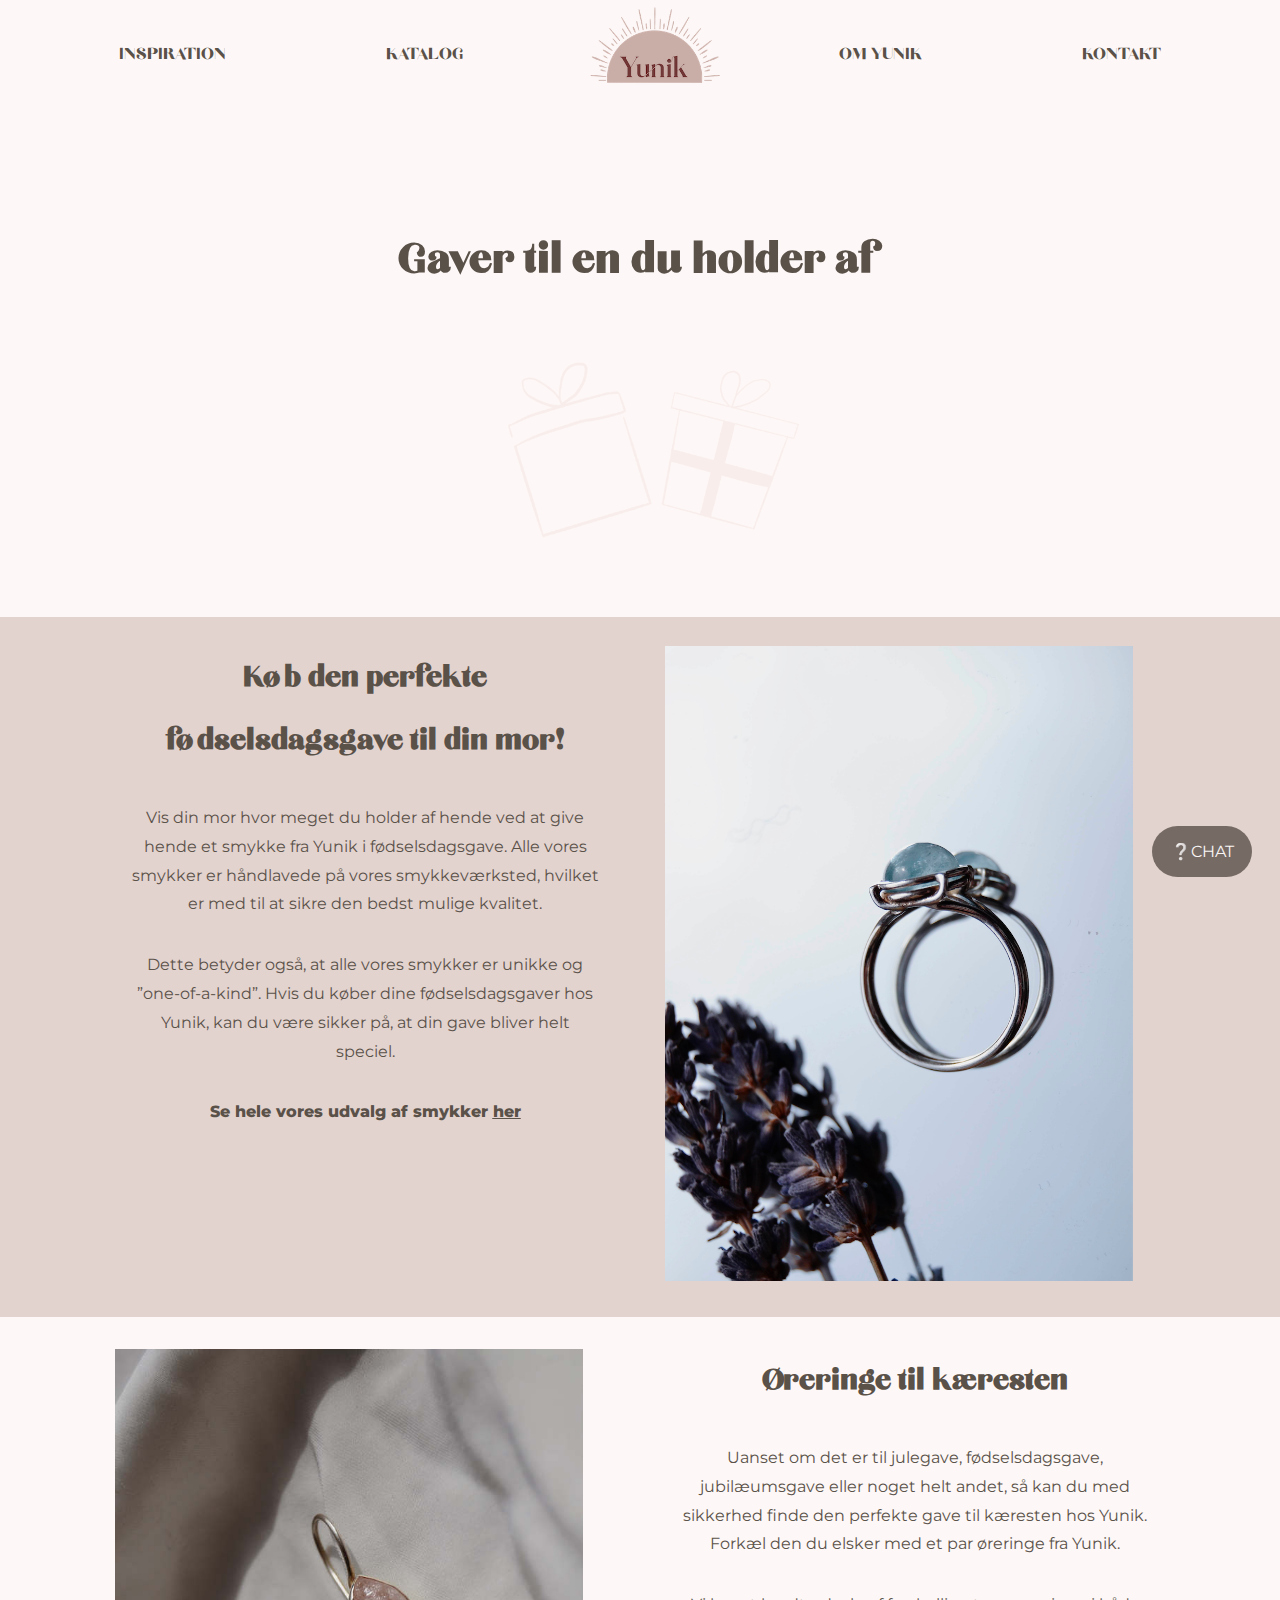
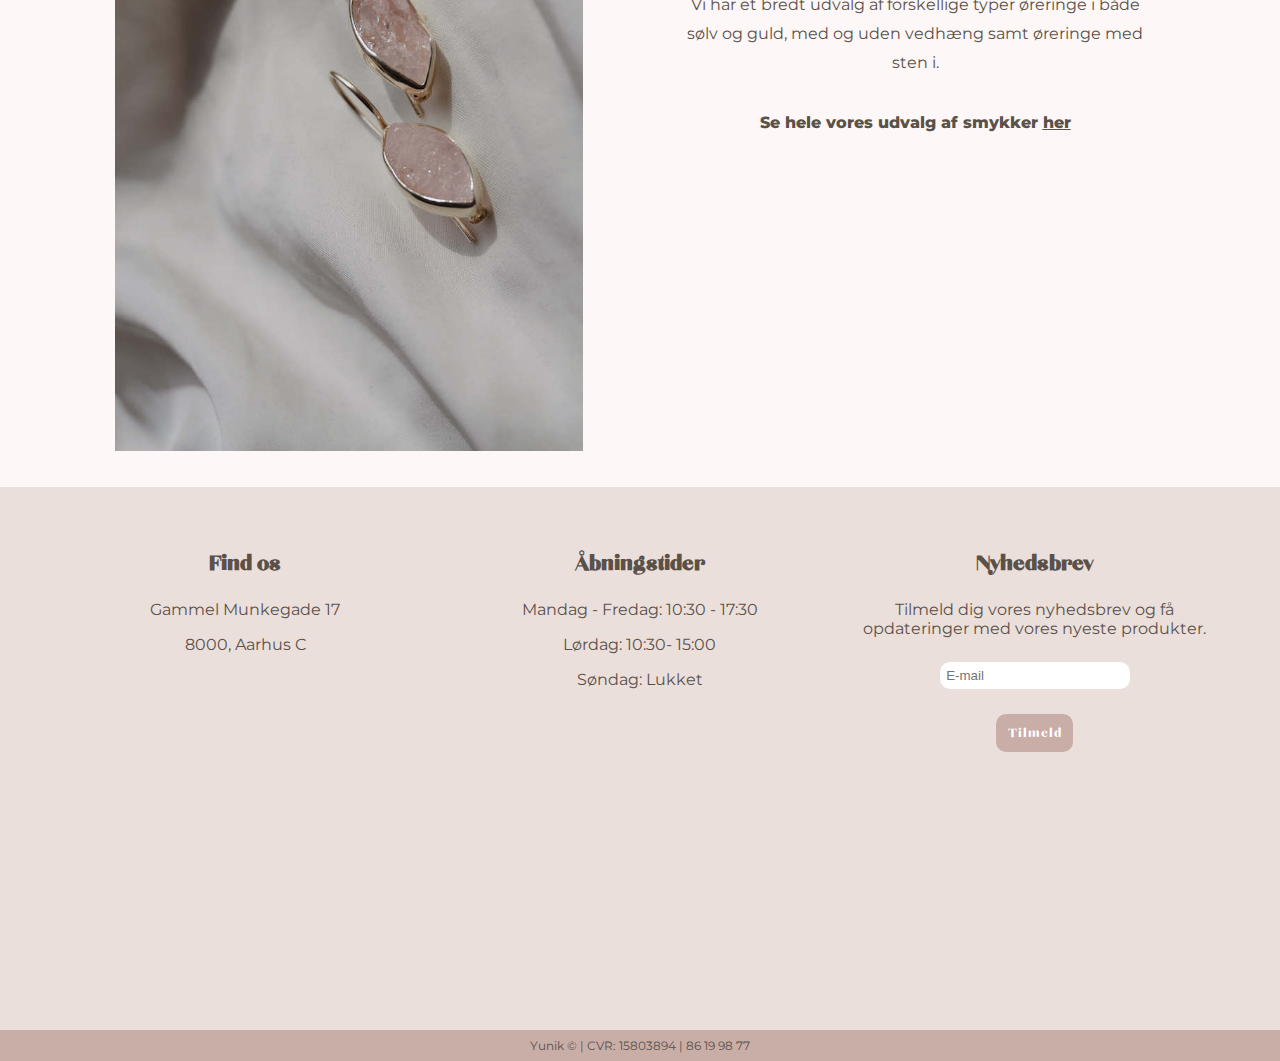
<file: gaver.html>
<!DOCTYPE html>
<html lang="en">
  <head>
    <meta charset="UTF-8" />
    <meta http-equiv="X-UA-Compatible" content="IE=edge" />
    <meta name="viewport" content="width=device-width, initial-scale=1.0" />
    <title>Er du til det stacked, feminine eller rå look? | Yunik Jewelry</title>
    <link rel="stylesheet" href="/css/style.css" />

    <!-- Meta tags -->
    <meta name="description" content="Lad dig inspirere af, hvordan vi styler vores guld og sølv smykker her, og find lige netop din favorit styling. " />
    <meta name="keywords" content="YYunik, gave, idéer, mors dag, øreringe, gave til kæreste, gave til veninde, smykker i gave, smykker til gave, smykker i guld, smykker i sølv, armbånd, halskæde" />

    <!-- Fonts -->
    <link rel="preconnect" href="https://fonts.gstatic.com" />
    <link href="https://fonts.googleapis.com/css2?family=Montserrat:ital,wght@0,100;0,200;0,300;0,400;0,500;0,600;0,700;0,800;0,900;1,100;1,200;1,300;1,400;1,500;1,600;1,700;1,800;1,900&display=swap" rel="stylesheet"/>

    <!-- Ikoner -->
    <link rel="stylesheet" href="https://cdnjs.cloudflare.com/ajax/libs/font-awesome/4.7.0/css/font-awesome.min.css"/>

    <!-- AOS -->

    <link href="https://unpkg.com/aos@2.3.1/dist/aos.css" rel="stylesheet" />

     <!-- MapBox -->
    <script src='https://api.mapbox.com/mapbox-gl-js/v2.1.1/mapbox-gl.js'></script>
    <link href='https://api.mapbox.com/mapbox-gl-js/v2.1.1/mapbox-gl.css' rel='stylesheet' />

   
  </head>

  <body>
      <!-- Header-->
      <header class="header" id="header">
        <nav class="main-nav" id="nav-main">
          <!-- logo -->
          <div class="logo">
            <a href="index.html">
              <img id="yuniklogo" src="/img/logo2.png" alt="Yunik Logo" />
            </a>
          </div>
          <!-- Navlinks -->
          <ul class="nav-links">
            <li><a href="inspire.html">Inspiration</a></li>
            <li><a href="katalogload.html">Katalog</a></li>
            <li>
            <div class="logo-com">
              <!-- Logo computer -->
              <a href="index.html">
                <img id="yuniklogo-com" src="/img/logo2.png" alt="Yunik Logo" />
              </a>
            </div>
            </li> 
            <li><a href="omyunik.html">Om Yunik</a></li>
            <li><a href="kontakt.html">Kontakt</a></li>
          </ul>
    
          <!-- Burger -->
          <div class="burger" id="burger">
            <div class="line-b line1"></div>
            <div class="line-b line2"></div>
            <div class="line-b line3"></div>
          </div>
        </nav>
      </header>

 <!-- Content -->
<main>


<!-- Gaver container 1-->


<section class="gaver">
  <h1>Gaver til en du holder af</h1>

  <div class="gaver-design-el2">
    <img src="/img/gaver.png">
  </div>

  <div class="gaver-wrapper">

    <!-- Gaver - col 1-->
  <div class="gaver-col1">
    <img src="/img/ringspejl.png" alt="Ring på spejl med korriander">
  </div>
  
    <div class="gaver-col">

      <div class="gaver-design-el">
        <img src="/img/gren.png" alt="gren">
      </div>

      <!-- Gaver - col 2-->
      <div class="gaver-col2">
        <h2>Køb den perfekte fødselsdagsgave til din mor!</h2>
        <p>Vis din mor hvor meget du holder af hende ved at give hende et smykke fra Yunik i fødselsdagsgave. Alle vores smykker er håndlavede på vores smykkeværksted, hvilket er med til at sikre den bedst mulige kvalitet.  </p>
        <p>Dette betyder også, at alle vores smykker er unikke og ”one-of-a-kind”. Hvis du køber dine fødselsdagsgaver hos Yunik, kan du være sikker på, at din gave bliver helt speciel.</p>
        <p>Se hele vores udvalg af smykker <span><a href="/katalogload.html">her</a></span></p>
      </div>
    </div>

  </div>
  <div class="kvadrat-gaver2"></div>
  <div class="kvadrat-gaver"></div>

</section>


<!-- Gaver container 2-->
<section class="gaver">

  <div class="gaver-wrapper-rev">

  <div class="gaver-col1">
    <img src="/img/morganiteoeringe.jpg" alt="Morganitstens øreringe">

  </div>

 
    <!-- Gaver - col 1-->
    <div class="gaver-col">


      <div class="gaver-design-el">
        <img src="/img/gren.png" alt="gren">
      </div>

      <!-- Gaver - col 2-->
      <div class="gaver-col2">
        <h2>Øreringe til kæresten</h2>
        <p>Uanset om det er til julegave, fødselsdagsgave, jubilæumsgave eller noget helt andet, så kan du med sikkerhed finde den perfekte gave til kæresten hos Yunik. Forkæl den du elsker med et par øreringe fra Yunik. </p>
        <p>Vi har et bredt udvalg af forskellige typer øreringe i både sølv og guld, med og uden vedhæng samt øreringe med sten i.</p>
        <p>Se hele vores udvalg af smykker <span><a href="/katalogload.html">her</a></span></p>
      </div>
    </div>
  </div>
</section>


 <!-- Chatfunktion -->
 <section>
  <button class="open_button" onclick="openForm()">&#10068;Chat</button>

  <div class="popup" id="myForm">
    <form class="form_container">
      <h5> CHAT &#128171;</h5>

        <textarea placeholder="Har du spørgsmål?" name="msg" required></textarea>

        <button type="submit" class="btn">Send</button>

        <button type="button" class="btn cancel" onclick="closeForm()">Luk chatvindue</button>
    </form>
  </div>
</section>

</main>

 <!-- Footer -->
 <footer>
  <div class="footer-container">
    <div class="footer-items">
      <h6>Find os</h6>
      <p>Gammel Munkegade 17</p>
      <p>8000, Aarhus C</p>
      <div id='map' style='width: 300px; height: 300px;'></div>
    </div>
    <div class="footer-items">
      <h6>Åbningstider</h6>
      <p>Mandag - Fredag: 10:30 - 17:30</p>
      <p>Lørdag: 10:30- 15:00</p>
      <p>Søndag: Lukket</p>
    </div>
    <div class="footer-items">
      <h6>Nyhedsbrev</h6>
      <p>
        Tilmeld dig vores nyhedsbrev og få opdateringer med vores nyeste
        produkter.
      </p>
      <form class="form-nb">
        <input type="text" placeholder="E-mail" /><br>
        <button class="footer-button" type="submit">Tilmeld</button>
      </form>
    </div>
  </div>
  <div class="copyright">
    <p>Yunik © | CVR: 15803894 | 86 19 98 77</p>
  </div>
</footer>

   <!-- Main script -->
    <script src="/js/script.js"></script>
 
   <!-- Script header -->
    <script src="/js/script-header.js"></script>

   <!-- AOS Scripts-->
  <script src="https://unpkg.com/aos@2.3.1/dist/aos.js" defer></script>
    
  </body>
</html>
</file>
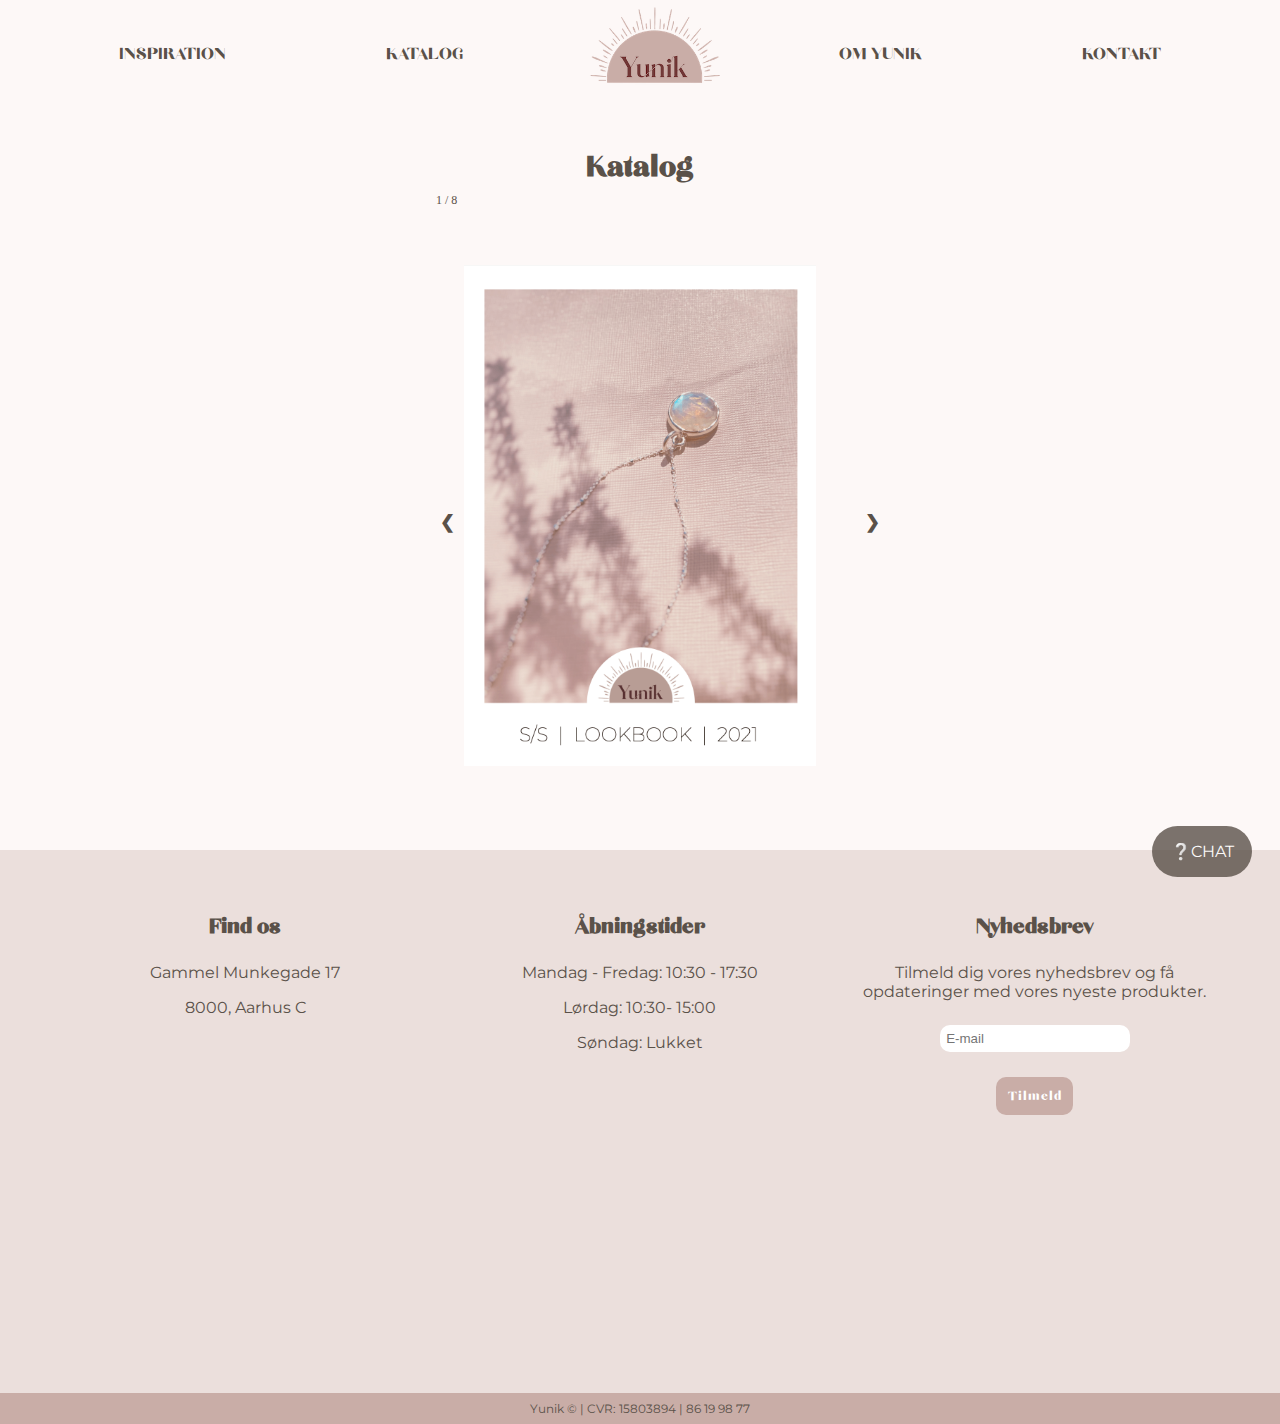
<file: katalog.html>
<!DOCTYPE html>
<html lang="en">
  <head>
    <meta charset="UTF-8" />
    <meta http-equiv="X-UA-Compatible" content="IE=edge" />
    <meta name="viewport" content="width=device-width, initial-scale=1.0" />
    <title>Er du til det stacked, feminine eller rå look? | Yunik Jewelry</title>
    <link rel="stylesheet" href="/css/style.css" />

    <!-- Meta tags -->
    <meta name="description" content="Lad dig inspirere af, hvordan vi styler vores guld og sølv smykker her, og find lige netop din favorit styling. " />
    <meta name="keywords" content="YYunik, gave, idéer, mors dag, øreringe, gave til kæreste, gave til veninde, smykker i gave, smykker til gave, smykker i guld, smykker i sølv, armbånd, halskæde" />

    <!-- Fonts -->
    <link rel="preconnect" href="https://fonts.gstatic.com" />
    <link href="https://fonts.googleapis.com/css2?family=Montserrat:ital,wght@0,100;0,200;0,300;0,400;0,500;0,600;0,700;0,800;0,900;1,100;1,200;1,300;1,400;1,500;1,600;1,700;1,800;1,900&display=swap" rel="stylesheet"/>

    <!-- Ikoner -->
    <link rel="stylesheet" href="https://cdnjs.cloudflare.com/ajax/libs/font-awesome/4.7.0/css/font-awesome.min.css"/>

    <!-- MapBox -->
    <script src='https://api.mapbox.com/mapbox-gl-js/v2.1.1/mapbox-gl.js'></script>
    <link href='https://api.mapbox.com/mapbox-gl-js/v2.1.1/mapbox-gl.css' rel='stylesheet' />

  </head>

 
    <body>
      <!-- Header-->
      <header class="header" id="header">
        <nav class="main-nav" id="nav-main">
          <!-- logo -->
          <div class="logo">
            <a href="index.html">
              <img id="yuniklogo" src="/img/logo2.png" alt="Yunik Logo" />
            </a>
          </div>
          <!-- Navlinks -->
          <ul class="nav-links">
            <li><a href="inspire.html">Inspiration</a></li>
            <li><a href="katalogload.html">Katalog</a></li>
            <li>
            <div class="logo-com">
              <!-- Logo computer -->
              <a href="index.html">
                <img id="yuniklogo-com" src="/img/logo2.png" alt="Yunik Logo" />
              </a>
            </div>
            </li> 
            <li><a href="omyunik.html">Om Yunik</a></li>
            <li><a href="kontakt.html">Kontakt</a></li>
          </ul>
    
          <!-- Burger -->
          <div class="burger" id="burger">
            <div class="line-b line1"></div>
            <div class="line-b line2"></div>
            <div class="line-b line3"></div>
          </div>
        </nav>
      </header>
    <main>

  <!-- Katalog - slidedhow -->
<section class="katalog">
<h1 class="overskrift_katalog"> Katalog </h1>

<!-- Katalog - container -->
<div class="slideshow-container">

    <!-- Katalog - item -->
    <div class="mySlides fade">
      <div class="numbertext">1 / 8</div>
      <img src="img/01.jpg" alt="Morganit halskæde på lyserødt underlag"/>
    </div>
  
    <!-- Katalog - item -->
    <div class="mySlides fade">
      <div class="numbertext">2 / 8</div>
      <img src="img/02.jpg" alt="Morganit halskæde og armbånd"/>
    </div>
    
    <!-- Katalog - item -->
    <div class="mySlides fade">
      <div class="numbertext">3 / 8</div>
      <img src="img/03.jpg" alt="Morganitringe på hænder"/>
    </div>

    <!-- Katalog - item -->
    <div class="mySlides fade">
        <div class="numbertext">4 / 8</div>
        <img src="img/04.jpg" alt="Guldringe">
      </div>

      <!-- Katalog - item -->
      <div class="mySlides fade">
        <div class="numbertext">5 / 8</div>
        <img src="img/05.jpg" alt="Pink morganit ørering samt sølv ørering"/>
      </div>

      <!-- Katalog - item -->
      <div class="mySlides fade">
        <div class="numbertext">6 / 8</div>
        <img src="img/06.jpg" alt="Find os"/>
      </div>

      <!-- Katalog - item -->
      <div class="mySlides fade">
        <div class="numbertext">7 / 8</div>
        <img src="img/07.jpg" alt="kontakt os"/>
      </div>


    <a class="prev" onclick="plusSlides(-1)">&#10094;</a>
    <a class="next" onclick="plusSlides(1)">&#10095;</a>
  </div>
  </section>

   <!-- Chatfunktion -->
   <section>
    <button class="open_button" onclick="openForm()">&#10068;Chat</button>

    <div class="popup" id="myForm">
      <form class="form_container">
        <h5> CHAT &#128171;</h5>

          <textarea placeholder="Har du spørgsmål?" name="msg" required></textarea>

          <button type="submit" class="btn">Send</button>

          <button type="button" class="btn cancel" onclick="closeForm()">Luk chatvindue</button>
      </form>
    </div>
  </section>

</main>

    <!-- Footer -->
    <footer>
      <div class="footer-container">
        <div class="footer-items">
          <h6>Find os</h6>
          <p>Gammel Munkegade 17</p>
          <p>8000, Aarhus C</p>
          <div id='map' style='width: 300px; height: 300px;'></div>
        </div>
        <div class="footer-items">
          <h6>Åbningstider</h6>
          <p>Mandag - Fredag: 10:30 - 17:30</p>
          <p>Lørdag: 10:30- 15:00</p>
          <p>Søndag: Lukket</p>
        </div>
        <div class="footer-items">
          <h6>Nyhedsbrev</h6>
          <p>
            Tilmeld dig vores nyhedsbrev og få opdateringer med vores nyeste
            produkter.
          </p>
          <form class="form-nb">
            <input type="text" placeholder="E-mail" /><br>
            <button class="footer-button" type="submit">Tilmeld</button>
          </form>
        </div>
      </div>
      <div class="copyright">
        <p>Yunik © | CVR: 15803894 | 86 19 98 77</p>
      </div>
    </footer>

    <!-- Main script -->
    <script src="/js/script.js"></script>
    <!-- Slideshow script -->
    <script src="/js/slideshow.js"></script>
    <!-- Aos script -->
    <script src="https://unpkg.com/aos@2.3.1/dist/aos.js"></script>
    <!-- Aos INIT script -->
    <script src="/js/aosinit.js"></script>
    <!-- Typed.js script -->
    <script src="/js/yunik-typed.js"></script>
    <!-- -->
    <script src="/js/script-header.js"></script>
  </body>
</html>
</file>
<file: css/style.css>
*{
  padding: 0;
  margin: 0;
  box-sizing: border-box;
}

:root {
  --background-color-secondary: #fdf8f7;
  --background-color: #c9ada7;
  --primary-background-color: #f1e5e2;
  --secondary-font: Chloe;
  --font-color: #5a5149;
  --main-font: 'Montserrat', sans-serif;
  --cards-color: #ebdfdc;
}

@font-face {
  font-family: Chloe;
  src: url(../fonts/Chloe-Regular.otf);
  font-display: swap;
}

/*-- Header --*/

html, body{
  scroll-behavior: smooth;
  overflow: auto;
  background-color: var(--background-color-secondary);
}



.header {
  height: 0;
  text-align: center;
  position: fixed;
  z-index: 999;
  width: 100%;
  top: 0;
  background-color: var(--background-color);
  transition: all .5s;
  font-family: var(--heading-font);
  
}

.header-white{
  background-color: var(--background-color-secondary);
}


.main-nav {
  display: flex;
  height: 12vh;
  justify-content: center;
  align-items: center;
  width: 100%;
  transition:  all .5s;
  margin: 0 auto;
}


/*-- Navlinks --*/
.nav-links {
  display: flex;
  justify-content: center;
  list-style-type: none;
  align-items: center;
  width: 100%;
  height: 14vh;
}

.nav-links span{
  text-decoration: none;
  list-style-type: none;
}

.nav-links li {
  padding: 2rem;
}

.nav-links li:nth-of-type(3) {
  padding: 0rem;
}

.nav-links a {
  color: var(--font-color);
  text-transform: uppercase;
  font-family: Chloe;
  text-decoration: none;
  font-size: 20px;
}

.nav-links a:hover {
  color: rgb(117, 117, 117);
  text-transform: uppercase;
  transition: all .5s ease;
}

nav .current{
  text-decoration: underline;
}


/*--Logo -*/

.logo {
  display: flex;
  margin: 0 auto;
  padding-left: 1rem;
}

.logo a {
  display: flex;
  text-decoration: none;
}

#yuniklogo {
  max-height: 180px;
  margin-left: 3rem;
  transition:  all .5s;
  margin-top: 60px;
}

#yuniklogo-com{
  height: 17vh;
  display: none;
  margin-top: 15px;
}


/*-- Burger --*/

.burger {
  display: none;
  padding-right: 2rem;
  cursor: pointer;
  margin-top: 50px;
  transition: all .5s;
}

.line {
  height: 3px;
  width: 35px;
  margin: 0.5rem 0;
  background: white;
  transition: transform .5s ease, opacity .5s ease;
}

.line-b{
  height: 3px;
  width: 35px;
  margin: 0.5rem 0;
  background: #5a5149;
  transition: transform .5s ease, opacity .5s ease;
}

.main-nav.show .line1 {
  transform: translate(-10px) rotate(45deg) translate(15px);
  background-color: white;
}

.main-nav.show .line2 {
  opacity: 0;
  background-color: white;
}

.main-nav.show .line3 {
  transform: translate(-10px) rotate(-45deg) translate(15px);
  background-color: white;
}

.main-nav.show .nav-links {
  transform: translateX(0%);
}


/*-- Typed js --*/

.typed{
  display: flex;
  justify-content: center;
  align-items: center;
  z-index: -1;
  font-family: var(--secondary-font);
  }

.typed p{
  position: absolute;
  color: white;
  font-size: 70px;
}

.hero {
  width: 100%;
}

.herocom{
  width: 80%;
  height: auto;
  display: none;
  margin: 0px 50px 50px 50px;
  padding-top: 2rem;
}



/*-- main content forside--*/

.forside{
  position: relative;
  z-index: 1;
}

.forside-container{
  padding: 3rem 3rem 0rem 3rem;
  color: var(--font-color);
  text-align: center;
  position: relative;

}

.forside-container:nth-of-type(2){
  padding: 3rem 3rem 0rem 3rem;
  color: var(--font-color);
  text-align: center;

}

.forside-wrapper{
  display: flex;
  flex-direction: column;
  position: relative;
  z-index: 2;
}


.forside-container h1{
  text-align: center;
  padding: 0rem 0rem 2rem 0rem;
  font-family: var(--secondary-font);
  color: var(--font-color);
  font-size: 30px;
}

.forside-container h2{
  text-align: center;
  padding: 0rem 0rem 2rem 0rem;
  font-family: var(--secondary-font);
  color: var(--font-color);
  font-size: 30px;
}

.forside-container h3{
  text-align: center;
  padding: 0rem 0rem 2rem 0rem;
  font-family: var(--secondary-font);
  color: var(--font-color);
  font-size: 30px;
}

.forside-container p{
  font-family: var(--main-font);
  line-height: 1.8;
  max-width: 375px;
  margin: 0 auto;
  padding: 0rem 0rem 2rem 0rem;
}


.forside-img{
  width: 100%;
  height: auto;
  box-shadow: 0px 0px 15px 5px rgba(0,0,0,0.2);
  margin: 0rem 0rem 2rem 0rem;
  max-width: 400px;
  align-self: center;
  z-index: 99;
}

.forside-img2{
  width: 100%;
  height: auto;
  box-shadow: 0px 0px 15px 5px rgba(0,0,0,0.2);
}

.forside-designel{
  height: 100px;
  align-self: center;
  margin-top: 50px;
}
.forside-designel{
  height: 100px;
  align-self: center;
  margin-top: 50px;
}


.forside-designel2{
    opacity: .5;
    width: 100px;
    align-self: center;
    margin-top: 50px;

}

.forside-designel-show{
  height: 100px;
  align-self: center;
  margin-top: 50px;
}

.hide{
  display: none;
}

.forside-show{
  display: flex;
  flex-direction: column;
}

.forside-hide{
  display: none;
  flex-direction: column;
}

.forside-button{
  border: none;
  background-color: #ddbbb3;
  color: var(--font-color);
  border-radius: 10px;
  padding: .5rem;
  font-family: var(--secondary-font);
  font-weight: 100;
  letter-spacing: 1px;
  text-align: center;
  font-size: 17px;
  margin-top: 20px;
  width: 150px;
  margin: 0 auto;
  text-decoration: none;
  cursor: pointer;
}

.design-el{
  height: 100px;
  margin: 0 auto;
  padding: 1rem;
  opacity: .8;
}


.kvadrat-index{
  position: absolute;
  width: 100%;
  height: 1050px;
  background-color: var(--background-color);
  z-index: -1;
  margin-top: -1500px;
  opacity: .5;
  padding: 1rem;
}

/*-- Insta --*/

.insta_intro {
  text-align: center;
  font-family: 'Montserrat';
  width: 80%;
  margin: 0 auto;
  padding: 1rem;
}


.insta_intro h4 {
  font-family: var(--secondary-font);
  padding: 0rem 0rem 2rem 0rem;

  font-size: 35px;
  color: var(--font-color);
}

.insta_intro p{
  color: var(--font-color);
  max-width: 800px;
  margin: 0 auto;
  line-height: 1.8;
}


.insta_container {
  max-width: 100%;
  justify-content: center;
  display: flex;
  margin: 0 auto;
  flex-wrap: wrap;
  padding: 1rem;
}

.insta_flex {
  position: relative;
}

.insta_item {
  width: 160px;
  height: 160px;
  justify-content: center;
  padding: 5px;
}



.overlay {
  position: absolute;
  top: 0;
  bottom: 0;
  left: 0;
  right: 0;
  height: 100%;
  width: 100%;
  opacity: 0;
  transition: .7s ease;
  background-color: rgba(128, 128, 128, 0.509);
}

.insta_flex:hover .overlay {
  opacity: 1;
}

.text {
  color: white;
  font-size: 50px;
  font-family: 'Montserrat';
  position: absolute;
  top: 50%;
  left: 50%;
  -webkit-transform: translate(-50%, -50%);
  -ms-transform: translate(-50%, -50%);
  transform: translate(-50%, -50%);
  text-align: center;
}






/*-- inspire --*/

.inspire {
  color: var(--font-color);
  padding: 2rem 0rem 2rem 0rem;
}

.inspire h1 { 
  text-align: center;
  font-size: 35px;
  padding: 1rem 1rem 0rem 1rem;
  font-family: var(--secondary-font);
}

.inspire p{
  text-align: center;
  max-width: 820px;
  margin: 0 auto;
  padding: 2rem 1rem 2rem 1rem;
  font-family: var(--main-font);
  font-size: 18px;
  line-height: 1.8;
}

.inspire-container{
  padding: 1rem;
  display: flex;
  flex-direction: column;
  flex-wrap: wrap;
}

.inspire-container p{
  font-size: 14px;
}


.cards {
  background-color: #f8edeb;
  padding: 1rem;
  margin-bottom: 1.5rem;
  max-width: 300px;
  margin-left: auto;
  margin-right: auto;
}

.card-items {
  font-family: var(--secondary-font);
  font-size: 12px;
}

.card-items a{
  color: var(--font-color);
  text-decoration: none;
}


.card-items h2 {
  font-family: var(--secondary-font);
  text-align: center;
  padding: .5rem 0rem 1rem 0rem;
  font-size: 30px;
}

.card-items p{
  text-align: center;
  padding-top: 1rem;
  font-family: var(--main-font);
}

.card-items p:nth-of-type(2){
  text-align: center;
  padding-top: 0rem;
  font-family: var(--main-font);
}

.card-items img{
  width: 100%;
  height: auto;
}

.lm{
  text-decoration: underline;
}



/*-- kontakt --*/

.kontakt{
  background-color: var(--background-color-secondary);
  padding: 10rem 0rem 5rem 0rem;
  display: flex;
  flex-direction: column;
  text-align: center;
}

.kontakt h1{
  font-family: var(--secondary-font);
  text-align: center;
  font-size: 35px;
  color: var(--font-color);
  padding: 1rem 0rem 2rem 0rem;
}

.kontakt-form{
  font-family: var(--main-font);
  text-align: center;
  padding: 10px;
  max-width: 500px;
  margin: 0 auto;
}

.kontakt-container{
  margin: 0 auto;
}

.navn, .email{
  width: 200px;
  border-radius: 10px;
  background-color: var(--cards-color);

}

label{
  color: var(--font-color);
}

.tekstfelt{
  border: none;
  background-color: var(--cards-color);
  border-radius: 10px;
  padding: 20px;
  width: 225px;
  height: 150px;
  margin: 20px;
  font-family: var(--main-font);
}

.kontakt-button{
  margin: 0 auto;
  border: none;
  background-color: var(--cards-color);
  color: var(--font-color);
  border-radius: 10px;
  padding: .5rem;
  font-family: var(--secondary-font);
  font-weight: 100;
  letter-spacing: 1px;
  text-align: center;
  font-size: 17px;
  margin: -1rem 0rem 2rem 0rem;
  margin-left: auto;
  margin-right: auto;
  width: 20%;
}

/*-- Om yunik --*/

.om-Yunik{
  position: relative;
  z-index: 2;
  padding: 9rem 0rem 0rem 0rem;
  display: flex;
  flex-direction: column;
  text-align: center;
}

.om-citation p{
  color: var(--font-color);
  font-size: 20px;
  font-family: var(--main-font);
  font-weight: 200;
  font-style: italic;
  margin-top: 20px;
  line-height: 1.8;
  padding: 2rem;
}

.om-citation p span{
  color: var(--font-color);
  font-size: 90px;
  font-family: var(--secondary-font);
  font-weight: 200;
  font-style: italic;
  line-height: .1;
  padding: 1rem;
}

.author p{
  color: var(--font-color);
  font-size: 20px;
  font-family: var(--main-font);
  font-weight: 200;
  line-height: 1.8;
}

.author p:nth-last-of-type(2){
  color: var(--font-color);
  font-size: 20px;
  font-family: var(--main-font);
  font-weight: 400;
  line-height: 1.8;
}

.om-Yunik span{
  color: var(--font-color);
  font-size: 50px;
  font-family: var(--secondary-font);
}

.hvem-Yunik{
  margin: 0 auto;
}

.hvem-Yunik h1{
  color: var(--font-color);
  font-family: var(--secondary-font);
  font-size: 40px;
  margin-top: 30px;
  padding: 1rem;
}

.hvem-Yunik p{
  color: var(--font-color);
  font-family: var(--main-font);
  line-height: 1.8;
  max-width: 800px;
  padding: 1rem 1.5rem 2rem 1.5rem;

}

.om-Yunik img{
  width: 100%;
  height: auto;
  margin-top: 4rem;
}

.info-com, .info-mobil{
  width: 100%;
  padding: 1rem;
}

.info-com{
  display: none;
}

.kvadrat-om-yunik{
  position: absolute;
  width: 100%;
  height: 1425px;
  background-color: var(--background-color);
  z-index: -1;
  margin-top: 500px;
  opacity: .5;
  padding: 1rem;
}

.kvadrat-om-yunik2{
  display: none;
  position: absolute;
  width: 100%;
  background-color: var(--background-color);
  z-index: -1;
  margin-top: 500px;
  opacity: .5;
  padding: 1rem;
}

/*-- Gaver --*/

.gaver{
  position: relative;
  z-index: 1;
  background-color: var(--background-color-secondary);
  margin-top: 150px;
}

.gaver:nth-of-type(2){
  position: relative;
  z-index: 1;
  background-color: var(--background-color-secondary);
  margin-top: 0px;
  padding-top: 2rem;
}

.img-gaver{
  display: flex;
  flex-direction: row;
}

.img-gaver img{
  width: 50%;
  margin: 0 auto;
}

.gaver-wrapper{
  display: flex;
  flex-direction: column;
  max-width: 1100px;
  margin: 0 auto;
 }

.gaver-wrapper-rev{
  display: flex;
  flex-direction: column;
  max-width: 1100px;
  margin: 0 auto;
  } 

.gaver h1{
  font-size: 35px;
  font-family: var(--secondary-font);
  color: var(--font-color);
  text-align: center;
  padding: 3rem;
  z-index: 999;
  line-height: 1.2;
}

.gaver-col1{
  text-align: center;
}

.gaver-col1 img{
  width: 100%;
  height: auto;
  padding: 2rem 2rem 0rem 2rem;
  max-width: 500px;
  margin: 0 auto;
}

.gaver-design-el{
  text-align: center;
}

.gaver-design-el img{
  width: 100px;
  margin: 0 auto;
  max-width: 500px;
}

.gaver-design-el2{
  text-align: center;
  margin-top: -80px;
}

.gaver-design-el2 img{
  width: 60%;
  position: relative;
  z-index: -1;
}

.gaver-col2 h2{
  font-family: var(--secondary-font);
  font-size: 35px;
  color: var(--font-color);
  padding: 0rem 1rem 1rem 1rem;
  text-align: center;
  max-width: 500px;
  margin: 0 auto;
  line-height: 1.8;
}

.gaver-col2 p{
  font-family: var(--main-font);
  color: var(--font-color);
  padding: 1rem;
  max-width: 500px;
  text-align: center;
  margin: 0 auto;
  line-height: 1.8;
}

.gaver-col2 p:nth-of-type(3){
  font-family: var(--main-font);
  color: var(--font-color);
  font-weight: 800;
  padding: 1rem;
  max-width: 500px;
  margin: 0 auto;
  text-align: center;
  line-height: 1.8;
}

.gaver-col2 p span{
  text-decoration: underline;
}

.gaver-col2 a{
  color: var(--font-color);
}



.kvadrat-gaver{
  position: absolute;
  width: 100%;
  height: 1050px;
  background-color: var(--background-color);
  z-index: -1;
  margin-top: -1000px;
  opacity: .5;
  padding: 1rem;
}

.kvadrat-gaver2{
  display: none;
  position: absolute;
  width: 100%;
  height: 1000px;
  background-color: var(--background-color);
  z-index: -1;
  margin-top: -800px;
  opacity: .5;
  padding: 1rem;
}







/* -- Stylingtipds --*/

.styling-container{
  background-color: var(--background-color-secondary);
  padding-top: 150px;
  text-align: center;
}

.styling-container h1{
  font-family: var(--secondary-font);
  font-size: 35px;
  text-align: center;
  color: var(--font-color);
}

.styling-container p{
  font-family: var(--main-font);
  text-align: center;
  color: var(--font-color);
  padding: 1.5rem;
  line-height: 1.8;
  max-width: 700px;
  margin: 0 auto;
}

.styling-container video{
  width: 100%;
  max-width: 700px;
  margin: 0 auto;
}

.vid h2{
  font-family: var(--secondary-font);
  font-size: 35px;
  text-align: center;
  color: var(--font-color);
  padding: 2rem;
}

.vid2 h3{
  font-family: var(--secondary-font);
  font-size: 35px;
  text-align: center;
  color: var(--font-color);
  padding: 2rem;
}


.vid-beskrivelse p span{
  text-decoration: underline;
  font-weight: 900;
  font-family: var(--main-font);
}


.vid-beskrivelse a{
  color: var(--font-color);
  text-decoration: underline;
}

.vid-beskrivelse p:nth-of-type(2){
  padding-bottom: 3rem;
}


/* -- katalog --*/

.katalog{
  background-color: var(--background-color-secondary);
}

.overskrift_katalog {
  font-family: var(--secondary-font);
  text-align: center;
  font-size: 35px;
  margin-top: 150px;
  color: var(--font-color);
}


/* Slideshow */
.slideshow-container {
  width: 100%;
  position: relative;
  margin: 0 auto;
}

.mySlides {
  display: none;
}

.mySlides img {
    width: 100%;
    padding: 40px;
    margin: 0 auto;
}

.prev, .next {
  cursor: pointer;
  position: absolute;
  top: 50%;
  width: auto;
  margin-top: -22px;
  padding: 16px;
  color: #5A5149;
  font-weight: bold;
  font-size: 18px;
  transition: 0.6s ease;
  border-radius: 0 3px 3px 0;
  user-select: none;
}

.next {
  right: 0;
  border-radius: 3px 0 0 3px;
}

.prev:hover, .next:hover {
  background-color: #EBDFDC;
}

.numbertext {
  color: #5A5149;
  font-size: 12px;
  padding: 8px 12px;
  position: absolute;
  top: 0;
}

.fade {
  -webkit-animation-name: fade;
  -webkit-animation-duration: 2s;
  animation-name: fade;
  animation-duration: 2s;
}

@-webkit-keyframes fade {
  from {opacity: .6} 
  to {opacity: 1}
}

@keyframes fade {
  from {opacity: .6} 
  to {opacity: 1}
}

/* error */

.error {
    justify-content: center;
    margin: 0 auto;
    display: block;
    text-align: center;
    padding-top: 150px;
    background-color:#f9f3f3;
    height: 100vh;
}

.error h1 {
    font-family: var(--secondary-font);
    text-align: center;
    color: var(--font-color);
    font-size: 35px;
    padding: 2rem;
}


.error_gif {
    width: 100%;
    display: block;
    margin: 0 auto;
    max-width: 500px;
}

.error p {
    width: 80%;
    font-family: 'Montserrat';
    text-align: center;
    margin: 0 auto;
    padding-top: 10px;
    color: #5A5149;
    font-size: 15px;
    padding: 2rem;
    line-height: 1.8;
}

.error a {
    color: #5A5149;
}


.error a:hover {
    color: #5a51499a;
}






.open_button {
  background-color: #5A5149;
  color: white;
  font-family: 'Montserrat';
  text-transform: uppercase;
  font-size: 16px;
  padding: 16px 16px;
  border: none;
  cursor: pointer;
  opacity: 0.8;
  position: fixed;
  bottom: 23px;
  right: 28px;
  width: 100px;
  border-radius: 80px;
  z-index: 99;
}


.popup {
  display: none;
  position: fixed;
  bottom: 0;
  right: 15px;
  border-top: 3px solid #f1f1f1;
  z-index: 99;

}


.form_container {
  max-width: 300px;
  padding: 10px;
  background-color: white;
  font-family: 'Montserrat';
  color: #5A5149;
  text-align: center;
}


.form_container textarea {
  width: 100%;
  padding: 10px;
  margin: 5px 0 5px 0;
  border: none;
  background: #f1f1f1;
  resize: none;
  min-height: 100px;
  font-family: 'Montserrat';
}


.form_container textarea:focus {
  background-color: #ebdfdca1;
  outline: none;
}


.form_container .btn {
  background-color: #EBDFDC;
  color: #5A5149;
  padding: 16px 16px;
  border: none;
  cursor: pointer;
  width: 100%;
  margin-bottom:10px;
  opacity: 0.8;
  border-radius: 80px;
  text-transform: uppercase;
  font-family: 'Montserrat'
}


.form_container .cancel {
  background-color: white;
  border: 2px solid #EBDFDC;
}


.form_container .btn:hover, .open-button:hover {
  opacity: 1;
}

/*-- footer --*/


.footer-container{
  background-color: var(--cards-color);
  display: flex;
  flex-direction: column;
  color: var(--font-color);
  padding: 3rem;
  align-items: flex-start;
}

.footer-wrapper{
  margin: 0 auto;
  max-width: 1220px;
}

.footer-items{
  text-align: center; 

  margin: 0 auto;
  padding: 0rem 0rem 3rem 0rem;
}


.footer-items:nth-of-type(3){
  padding: 0rem;
}

.footer-items p{
  font-family: var(--main-font);
  padding: .5rem;
}

.footer-items h6{
  font-family: var(--secondary-font);
  font-size: 25px;
  padding: 1rem;
}

.kvadrat{
  width: 100%;
  height: 700px;
  background-color: var(--background-color);
  position: relative;
  z-index: 1;
  margin-top: -500px;
  opacity: .5;
}
/* Mapbox */

#map{
  margin: 0 auto;
  margin-top: 20px;
}



input {
  border: none;
  padding: .4rem;
  border-radius: 10px;
}

.form-nb{
  padding: 1rem;
  flex-direction: column;
}

.nb-btn{
  border: none;
  padding: .4rem;
}

.copyright{
  font-family: var(--main-font);
  background-color: var(--background-color);
  color: var(--font-color);
  font-size: 12px;
  text-align: center;
  padding: .5rem;
}

.footer-button{
  margin: 0 auto;
  background-color: var(--background-color);
  color: white;
  border-radius: 10px;
  padding: .7rem;
  font-family: var(--secondary-font);
  font-weight: 100;
  letter-spacing: 1px;
  text-align: center;
  font-size: 15px;
  margin-left: auto;
  margin-right: auto;
  border: 10px;
  margin-top: 25px;
}

/*-- media queries --*/




/* -- fra 756px og ned --*/

@media screen and (max-width: 756px) {

 /* Mobile */

  .burger {
    display: block;
  }

  
  .nav-links {
    position: fixed;
    right: 0;
    height: 101vh;
    width: 100%;
    top: -1vh;
    flex-direction: column;
    align-items: center;
    justify-content: center;
    background: #c9ada7;
    transform: translateX(100%);
    transition: transform 0.5s ease;
    box-shadow: 0px 1px 5px rgba(0, 0, 0, 0.5);
  }
}



/* -- fra 756px og op --*/
@media screen and (min-width: 756px){

  /* Footer */

  .footer-container{
    background-color: var(--cards-color);
    display: flex;
    flex-direction: row;
    color: var(--font-color);
    justify-content: center;  
  }

  .footer-items{
    padding: 0rem;
    width: 33%;
   }

  .inspire-container{
    flex-direction: row;
    flex-wrap: wrap;
    justify-content: space-around;
  }

  .main-nav{
    background-color: var(--background-color-secondary);
  }

  .nav-links li {
    padding: 3rem;
  }

  /* Hero */
  .hero {
    display: none;
  }

  .herocom{
    display: block;
    width: 90%;
  }

  .typed p{
    position: absolute;
    color: white;
    font-size: 120px;
  }

  /* Logo */

  .logo{
    padding-left: 0;
  }

  #yuniklogo{
    display: none;
  }

  #yuniklogo-com{
    display: block;
  }

  .hide{
    display: none;
  }

  /* Forside */
  

  .forside-wrapper{
    display: flex;
    flex-direction: row-reverse;
    justify-content: space-around;

  }
  
  .forside-wrapper-rev{
    display: flex;
    flex-direction: row;
    justify-content: space-around;
  }

  .forside-container{
    margin: 0 auto;
    max-width: 1000px;
  }

  .forside-container img{
    z-index: 999;
  }

  .desing-el{
    display: none;
  }

  .forside-img{
    width: 40%;
    z-index: -1;
  }

  .forside-img2{
    width: 40%;
  }

  .forside-show{
    display: none;
  }

  .forside-hide{
    display: block;
  }
  
  .hide{
    display: block;
  }

  .forside-designel {
    margin-top: 0px;
  } 

  .firkant{
    height: 750px;
    margin-top: -90px;
    background-color: var(--primary-background-color)
  }

  /* Infrographics */

  .info-com{
    display: block;
    width: 50%;
    margin: 0 auto;
    max-width: 900px;
    padding: 3rem 2rem 2rem;
  }

  .info-mobil{
    display: none;

  }

  /* Om Yunik */


  .om-Yunik img{
    width: 50%;
    height: auto;
    margin: 0 auto;
    padding: 2rem 0rem 0rem 0rem;
  }

  .om-citation p{
    max-width: 700px;
    margin: 0 auto;
    padding: 2rem;
    font-size: 25px;
  }

  .kontakt-container{
    padding: 1rem;
    background-color: white;
    width: 40%;
    max-width: 50%;
    margin: 0 auto;
    border-radius: 10px;
  }

  .insta_item {
   width: 250px;
   height: 250px;
   } 

  .styling-container video{
    width: 100%;
  }


  /* -- Gaver --*/

  .gaver-wrapper{
    flex-direction: row-reverse;
    justify-content: space-around;
  } 

  .gaver-wrapper-rev{
    flex-direction: row;
    justify-content: space-around;
    } 
  
  .gaver-design-el{
    display: none;
  }


  .gaver-col1 img{
    padding: 0rem 2rem 2rem 0rem;
  }

  .kvadrat-gaver{
    display: none;
  }

  .gaver h1{
    padding: 5rem 3rem 5rem 3rem;
    font-size: 50px;
  }


  .kvadrat-gaver2{
    display: block;
    position: absolute;
    width: 100%;
    height: 1000px;
    background-color: var(--background-color);
    z-index: -1;
    margin-top: -700px;
    opacity: .5;
    padding: 1rem;
  }

  /* Katalog */

  .slideshow-container {
    width: 40%;
    padding: 40px;
    margin: 0 auto;
  }

  /* kvadrater */

  .kvadrat-index{
    margin-top: -800px;
    height: 800px;
  }

  .kvadrat-om-yunik{
    display: none;
  }

  .kvadrat-om-yunik2{
    display: block;
    position: absolute;
    width: 100%;
    height: 1050px;
    background-color: var(--background-color);
    z-index: -1;
    margin-top: 500px;
    opacity: .5;
    padding: 1rem;
  }

  .error {
    padding-top: 125px;
  }

  .gaver-design-el2 img{
    width: 25%;
    position: relative;
    z-index: -1;
    padding-bottom: 2rem;
  }

}

@media screen and (min-width: 1200px){
  .herocom{
    max-width: 70%;
    padding-top: 5rem;
  }

  .nav-links li {
    padding: 5rem;
   }

}
</file>
